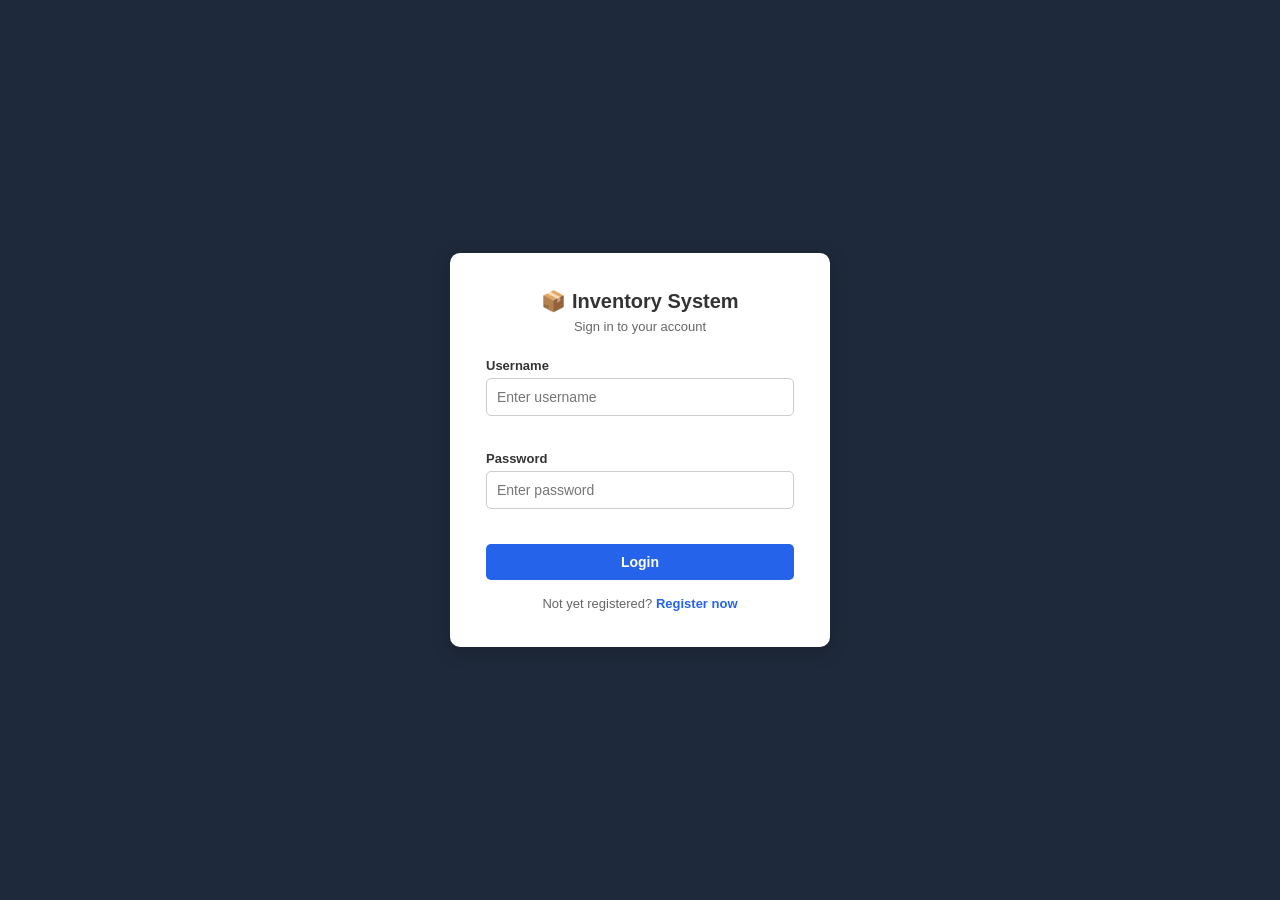
<file: Group 3 Product Inventory Management System/index.html>
<!DOCTYPE html>
<html lang="en">
<head>
    <meta charset="UTF-8">
    <meta name="viewport" content="width=device-width, initial-scale=1.0">
    <title>Login - Inventory System</title>
    <link rel="stylesheet" href="style.css">
    <script src="https://code.jquery.com/jquery-3.7.1.min.js"></script>
</head>
<body class="auth-page">

    <div class="auth-card">
        <h2>📦 Inventory System</h2>
        <p class="auth-subtitle">Sign in to your account</p>

        <!-- Error box shown when login fails -->
        <div id="loginError" class="error-box" style="display:none;"></div>

        <div class="form-group">
            <label>Username</label>
            <input type="text" id="username" placeholder="Enter username">
            <span class="field-error" id="usernameError"></span>
        </div>

        <div class="form-group">
            <label>Password</label>
            <input type="password" id="password" placeholder="Enter password">
            <span class="field-error" id="passwordError"></span>
        </div>

        <button id="btnLogin" class="btn btn-primary">Login</button>

        <p class="auth-link">Not yet registered? <a href="register.html">Register now</a></p>
    </div>

    <!-- Toast notification -->
    <div id="toast" class="toast" style="display:none;"></div>

    <script src="storage.js"></script>
    <script src="auth.js"></script>
</body>
</html>
</file>
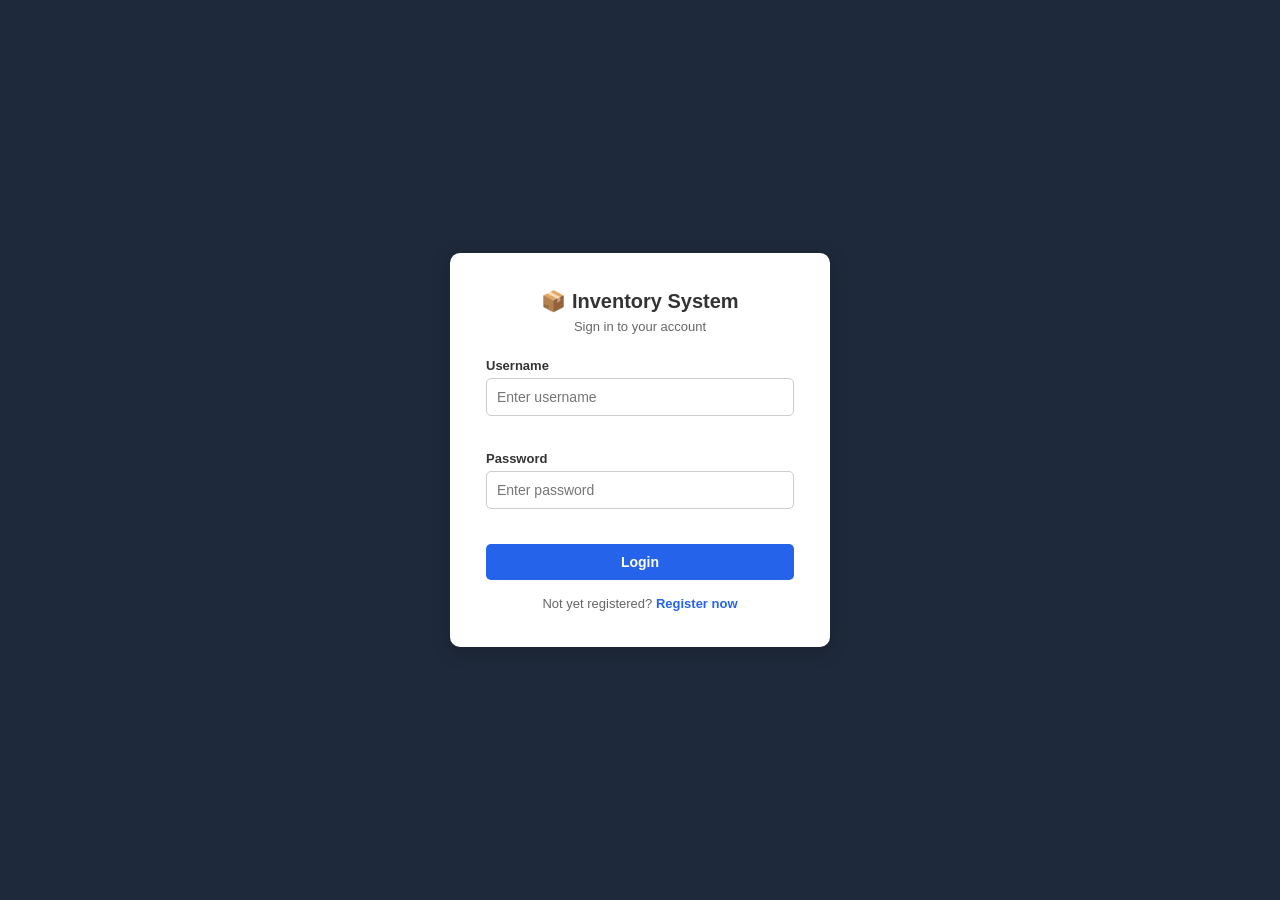
<file: Group 3 Product Inventory Management System/admin-page.html>
<!DOCTYPE html>
<html lang="en">
<head>
    <meta charset="UTF-8">
    <meta name="viewport" content="width=device-width, initial-scale=1.0">
    <title>Admin Dashboard - Inventory System</title>
    <link rel="stylesheet" href="style.css">
    <script src="https://code.jquery.com/jquery-3.7.1.min.js"></script>
</head>
<body>

    <!-- Toast notification -->
    <div id="toast" class="toast" style="display:none;"></div>

    <div class="dashboard-container">

        <!-- Sidebar -->
        <aside class="sidebar">
            <div class="sidebar-header">
                <h2>📦 Inventory</h2>
                <p id="userGreeting" class="user-greeting"></p>
            </div>
            <nav class="sidebar-nav">
                <a href="#" class="nav-item active" data-page="dashboard">📊 Dashboard</a>
                <a href="#" class="nav-item" data-page="inventory">📦 Inventory</a>
                <a href="#" class="nav-item" data-page="stock">⚠️ Stock Monitor</a>
                <a href="#" class="nav-item" data-page="transactions">💳 Transactions</a>
                <a href="#" class="nav-item" data-page="reports">📈 Reports</a>
                <a href="#" class="nav-item" data-page="profile">👤 Profile</a>
                <a href="#" class="nav-item" data-page="settings">⚙️ Settings</a>
            </nav>
            <div class="sidebar-footer">
                <button id="logoutBtn" class="btn btn-secondary">Logout</button>
            </div>
        </aside>

        <!-- Main content -->
        <main class="main-content">

            <!-- Dashboard -->
            <div id="dashboard" class="page-content active">
                <h1>Dashboard</h1>
                <div class="cards-row">
                    <div class="card">
                        <h3>Total Products</h3>
                        <p id="totalProducts" class="card-number">0</p>
                    </div>
                    <div class="card">
                        <h3>Low Stock Items</h3>
                        <p id="lowStockCount" class="card-number">0</p>
                    </div>
                    <div class="card">
                        <h3>Total Transactions</h3>
                        <p id="totalTransactions" class="card-number">0</p>
                    </div>
                </div>
            </div>

            <!-- Inventory -->
            <div id="inventory" class="page-content">
                <div class="page-header">
                    <h1>Inventory Management</h1>
                    <button id="addProductBtn" class="btn btn-primary">+ Add Product</button>
                </div>

                <!-- Search and filter -->
                <div class="search-row">
                    <input type="text" id="inventorySearch" placeholder="Search by name or category...">
                    <select id="categoryFilter">
                        <option value="">All Categories</option>
                    </select>
                </div>

                <table class="data-table">
                    <thead>
                        <tr>
                            <th>ID</th>
                            <th>Image</th>
                            <th>Name</th>
                            <th>Category</th>
                            <th>Price</th>
                            <th>Stock</th>
                            <th>Status</th>
                            <th>Actions</th>
                        </tr>
                    </thead>
                    <tbody id="productsTableBody"></tbody>
                </table>
            </div>

            <!-- Stock Monitor -->
            <div id="stock" class="page-content">
                <h1>Stock Monitoring</h1>
                <table class="data-table">
                    <thead>
                        <tr>
                            <th>Image</th>
                            <th>Product Name</th>
                            <th>Category</th>
                            <th>Stock</th>
                            <th>Status</th>
                            <th>Alert Level</th>
                        </tr>
                    </thead>
                    <tbody id="stockTableBody"></tbody>
                </table>
            </div>

            <!-- Transactions -->
            <div id="transactions" class="page-content">
                <div class="page-header">
                    <h1>Transactions</h1>
                    <select id="transactionFilter">
                        <option value="">All Transactions</option>
                        <option value="Sales">Sales</option>
                        <option value="Restocking">Restocking</option>
                    </select>
                </div>
                <table class="data-table">
                    <thead>
                        <tr>
                            <th>Transaction ID</th>
                            <th>Image</th>
                            <th>Date</th>
                            <th>Product</th>
                            <th>Type</th>
                            <th>Quantity</th>
                            <th>Amount</th>
                        </tr>
                    </thead>
                    <tbody id="transactionsTableBody"></tbody>
                </table>
            </div>

            <!-- Reports -->
            <div id="reports" class="page-content">
                <h1>Sales Reports</h1>
                <div class="reports-row">
                    <div class="report-card">
                        <h3>Product Sales</h3>
                        <div id="productSalesList"></div>
                    </div>
                    <div class="report-card">
                        <h3>Sold Out Products</h3>
                        <div id="soldOutList"></div>
                    </div>
                    <div class="report-card">
                        <h3>Total Revenue</h3>
                        <p id="totalRevenue" class="card-number">₱0.00</p>
                    </div>
                </div>
            </div>

            <!-- Profile -->
            <div id="profile" class="page-content">
                <h1>User Profile</h1>
                <div class="form-card">
                    <div class="form-group">
                        <label>Full Name</label>
                        <input type="text" id="profileName" readonly>
                    </div>
                    <div class="form-group">
                        <label>Role</label>
                        <input type="text" id="profileRole" readonly>
                    </div>
                    <div class="form-group">
                        <label>New Username</label>
                        <input type="text" id="profileUsername" placeholder="Enter new username">
                        <span class="field-error" id="profileUsernameError"></span>
                    </div>
                    <div class="form-group">
                        <label>New Password <small>(leave blank to keep current)</small></label>
                        <input type="password" id="profilePassword" placeholder="Enter new password">
                        <span class="field-error" id="profilePasswordError"></span>
                    </div>
                    <button id="saveProfileBtn" class="btn btn-primary">Save Changes</button>
                </div>
            </div>

            <!-- Settings -->
            <div id="settings" class="page-content">
                <h1>Settings</h1>
                <div class="form-card">
                    <h3>Data Management</h3>
                    <p style="color:#666; margin-bottom:20px;">Manage the stored data of the application.</p>

                    <div class="settings-row">
                        <div>
                            <strong>Clear App Data</strong>
                            <p>Removes all products, transactions, and requests. User accounts are kept.</p>
                        </div>
                        <button id="clearAppDataBtn" class="btn btn-danger">Clear Data</button>
                    </div>

                    <hr style="margin: 20px 0;">

                    <div class="settings-row">
                        <div>
                            <strong>Factory Reset</strong>
                            <p>Deletes everything including user accounts. You will be logged out.</p>
                        </div>
                        <button id="factoryResetBtn" class="btn btn-danger">Reset All</button>
                    </div>
                </div>
            </div>

        </main>
    </div>

    <!-- Add/Edit Product Modal -->
    <div id="productModal" class="modal">
        <div class="modal-content">
            <div class="modal-header">
                <h2 id="productModalTitle">Add Product</h2>
                <button class="modal-close-btn" id="closeModal">✕</button>
            </div>
            <div class="modal-body">
                <div class="form-group">
                    <label>Product Name</label>
                    <input type="text" id="productName" placeholder="Enter product name">
                    <span class="field-error" id="productNameError"></span>
                </div>
                <div class="form-group">
                    <label>Category</label>
                    <input type="text" id="productCategory" placeholder="Enter category">
                    <span class="field-error" id="productCategoryError"></span>
                </div>
                <div class="form-group">
                    <label>Price (₱)</label>
                    <input type="number" id="productPrice" placeholder="0.00" step="0.01" min="0">
                    <span class="field-error" id="productPriceError"></span>
                </div>
                <div class="form-group">
                    <label>Stock</label>
                    <input type="number" id="productStock" placeholder="0" min="0">
                    <span class="field-error" id="productStockError"></span>
                </div>
                <div class="form-group">
                    <label>Product Image URL <small>(paste a Google image link)</small></label>
                    <input type="text" id="productImageUrl" placeholder="https://...">
                    <div id="imagePreview" style="margin-top:8px; display:none;">
                        <img id="previewImg" src="" alt="Preview" style="width:80px;height:80px;object-fit:cover;border-radius:6px;border:1px solid #ddd;">
                    </div>
                </div>
                <div class="modal-actions">
                    <button id="saveProductBtn" class="btn btn-primary">Save</button>
                    <button class="btn btn-secondary" id="cancelModal">Cancel</button>
                </div>
            </div>
        </div>
    </div>

    <script src="storage.js"></script>
    <script src="User.js"></script>
    <script src="Product.js"></script>
    <script src="Transaction.js"></script>
    <script src="admin-page.js"></script>
    <script>
        // Live image preview in product modal
        $(document).on("input", "#productImageUrl", function () {
            let url = $(this).val().trim();
            if (url !== "") {
                $("#previewImg").attr("src", url);
                $("#imagePreview").show();
                $("#previewImg").on("error", function () {
                    $("#imagePreview").hide();
                });
            } else {
                $("#imagePreview").hide();
            }
        });
    </script>
</body>
</html>
</file>
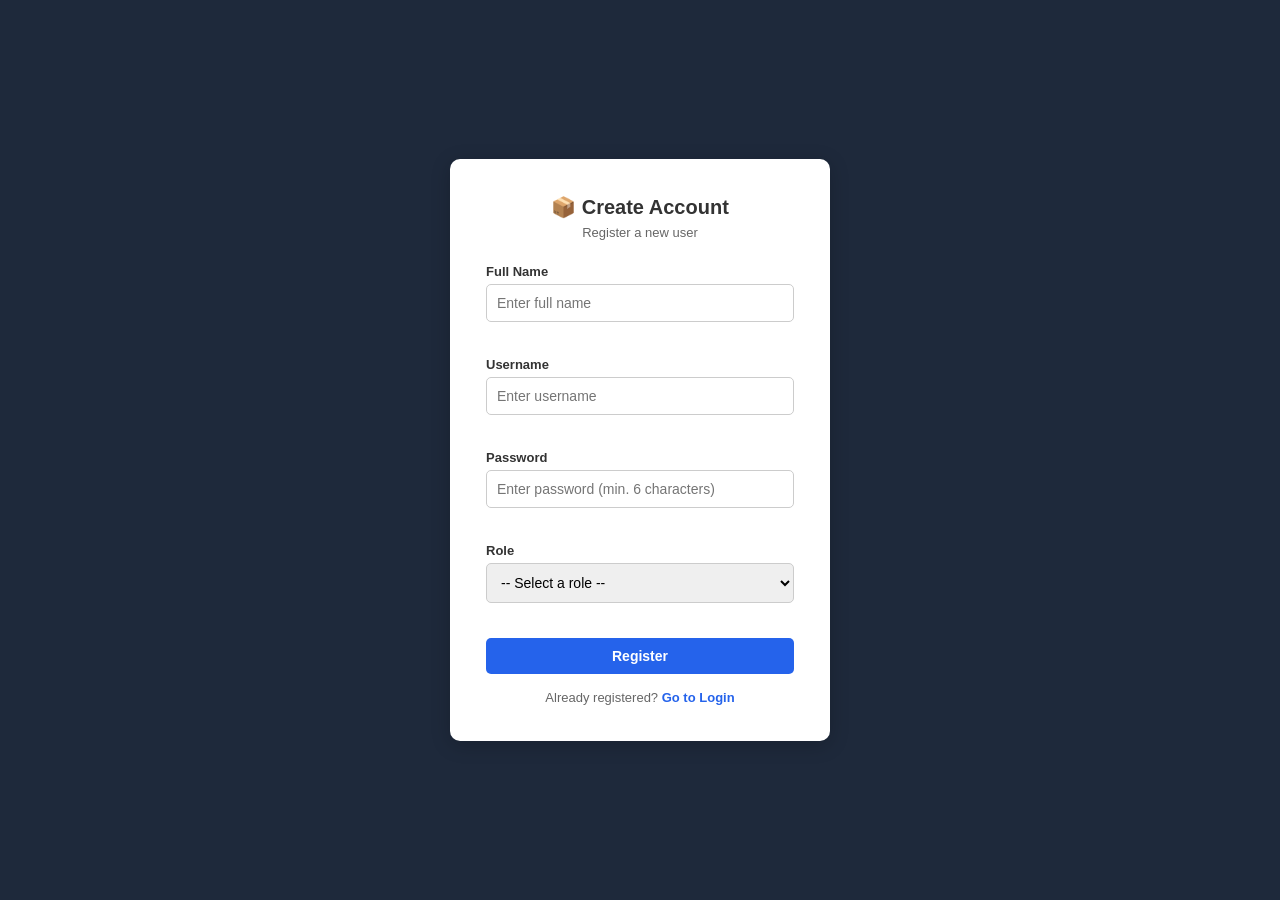
<file: Group 3 Product Inventory Management System/register.html>
<!DOCTYPE html>
<html lang="en">
<head>
    <meta charset="UTF-8">
    <meta name="viewport" content="width=device-width, initial-scale=1.0">
    <title>Register - Inventory System</title>
    <link rel="stylesheet" href="style.css">
    <script src="https://code.jquery.com/jquery-3.7.1.min.js"></script>
</head>
<body class="auth-page">

    <div class="auth-card">
        <h2>📦 Create Account</h2>
        <p class="auth-subtitle">Register a new user</p>

        <div class="form-group">
            <label>Full Name</label>
            <input type="text" id="name" placeholder="Enter full name">
            <span class="field-error" id="nameError"></span>
        </div>

        <div class="form-group">
            <label>Username</label>
            <input type="text" id="username" placeholder="Enter username">
            <span class="field-error" id="usernameError"></span>
        </div>

        <div class="form-group">
            <label>Password</label>
            <input type="password" id="password" placeholder="Enter password (min. 6 characters)">
            <span class="field-error" id="passwordError"></span>
        </div>

        <div class="form-group">
            <label>Role</label>
            <select id="selectRole">
                <option value="">-- Select a role --</option>
                <option value="Admin">Admin</option>
                <option value="Staff">Staff</option>
                <option value="Supplier">Supplier</option>
            </select>
            <span class="field-error" id="roleError"></span>
        </div>

        <button id="btnRegister" class="btn btn-primary">Register</button>

        <p class="auth-link">Already registered? <a href="index.html">Go to Login</a></p>
    </div>

    <!-- Toast notification -->
    <div id="toast" class="toast" style="display:none;"></div>

    <script src="storage.js"></script>
    <script src="User.js"></script>
    <script src="Admin.js"></script>
    <script src="Staff.js"></script>
    <script src="Supplier.js"></script>
    <script src="register.js"></script>
</body>
</html>
</file>
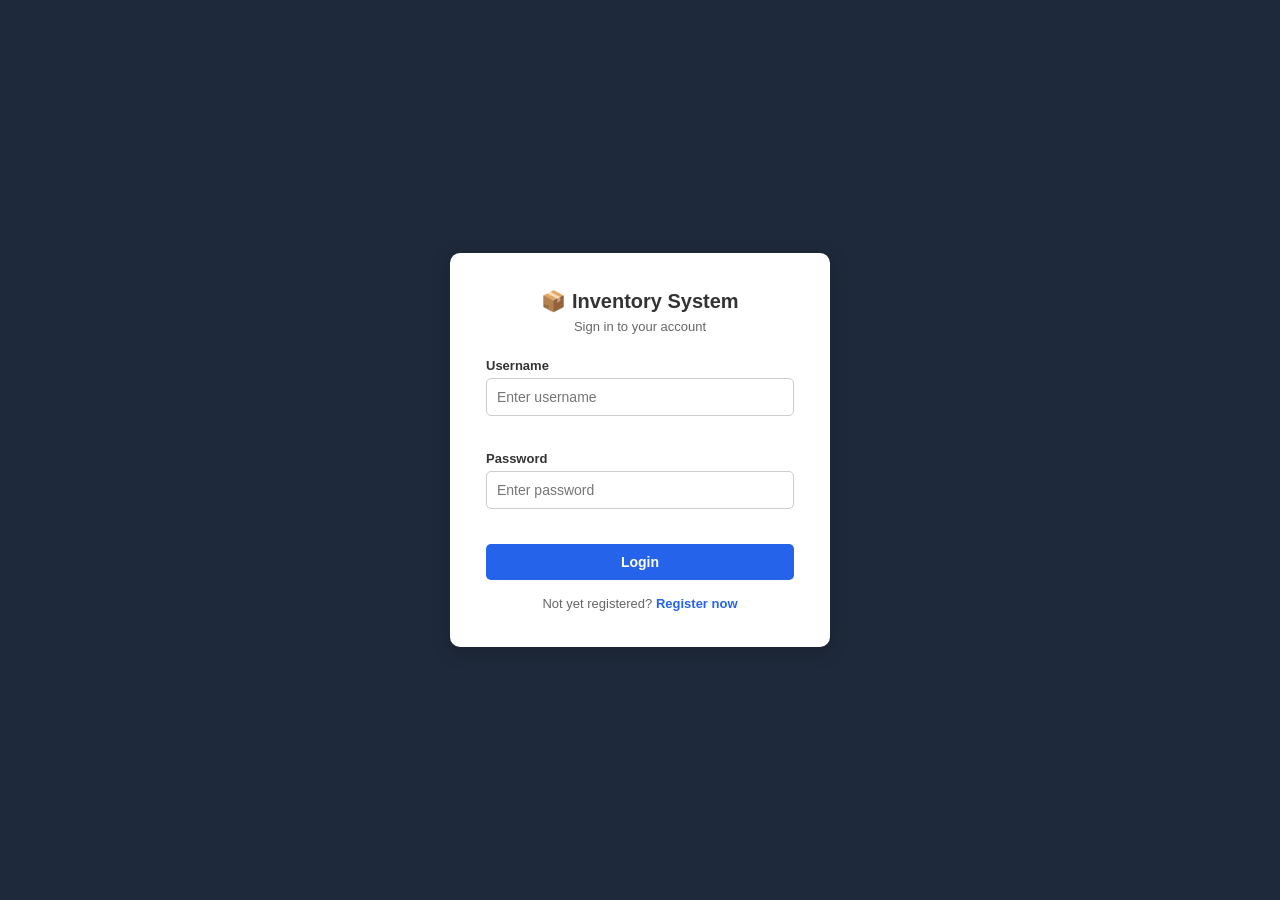
<file: Group 3 Product Inventory Management System/staff-page.html>
<!DOCTYPE html>
<html lang="en">
<head>
    <meta charset="UTF-8">
    <meta name="viewport" content="width=device-width, initial-scale=1.0">
    <title>Staff Dashboard - Inventory System</title>
    <link rel="stylesheet" href="style.css">
    <script src="https://code.jquery.com/jquery-3.7.1.min.js"></script>
</head>
<body>

    <!-- Toast notification -->
    <div id="toast" class="toast" style="display:none;"></div>

    <div class="dashboard-container">

        <!-- Sidebar -->
        <aside class="sidebar">
            <div class="sidebar-header">
                <h2>📦 Inventory</h2>
                <p id="userGreeting" class="user-greeting"></p>
            </div>
            <nav class="sidebar-nav">
                <a href="#" class="nav-item active" data-page="dashboard">📊 Dashboard</a>
                <a href="#" class="nav-item" data-page="inventory">📦 Inventory View</a>
                <a href="#" class="nav-item" data-page="sales">💰 Sales Transaction</a>
                <a href="#" class="nav-item" data-page="restock">🚚 Restock Request</a>
                <a href="#" class="nav-item" data-page="profile">👤 Profile</a>
            </nav>
            <div class="sidebar-footer">
                <button id="logoutBtn" class="btn btn-secondary">Logout</button>
            </div>
        </aside>

        <!-- Main content -->
        <main class="main-content">

            <!-- Dashboard -->
            <div id="dashboard" class="page-content active">
                <h1>Dashboard</h1>
                <div class="cards-row">
                    <div class="card">
                        <h3>Total Products</h3>
                        <p id="totalProducts" class="card-number">0</p>
                    </div>
                    <div class="card">
                        <h3>Low Stock Items</h3>
                        <p id="lowStockCount" class="card-number">0</p>
                    </div>
                    <div class="card">
                        <h3>Pending Requests</h3>
                        <p id="pendingRequests" class="card-number">0</p>
                    </div>
                </div>
            </div>

            <!-- Inventory View -->
            <div id="inventory" class="page-content">
                <div class="page-header">
                    <h1>Inventory View</h1>
                </div>

                <!-- Search and filter -->
                <div class="search-row">
                    <input type="text" id="searchInput" placeholder="Search by name or category...">
                    <select id="stockFilter">
                        <option value="">All Status</option>
                        <option value="low">Low Stock</option>
                        <option value="normal">Normal</option>
                    </select>
                </div>

                <table class="data-table">
                    <thead>
                        <tr>
                            <th>Image</th>
                            <th>Product Name</th>
                            <th>Category</th>
                            <th>Price</th>
                            <th>Stock</th>
                            <th>Status</th>
                        </tr>
                    </thead>
                    <tbody id="productsTableBody"></tbody>
                </table>
            </div>

            <!-- Sales Transaction -->
            <div id="sales" class="page-content">
                <h1>Sales Transaction</h1>
                <div class="form-card">
                    <div class="form-group">
                        <label>Select Product</label>
                        <select id="saleProduct">
                            <option value="">Choose a product...</option>
                        </select>
                        <span class="field-error" id="saleProductError"></span>
                    </div>
                    <div class="form-group">
                        <label>Quantity Sold</label>
                        <input type="number" id="saleQuantity" min="1" placeholder="Enter quantity">
                        <span class="field-error" id="saleQuantityError"></span>
                    </div>

                    <!-- Product info shown after selecting a product -->
                    <div id="productInfo" class="info-box" style="display:none;">
                        <p>Available Stock: <strong id="currentStock">0</strong></p>
                        <p>Unit Price: <strong>₱<span id="productPrice">0.00</span></strong></p>
                        <p>Total: <strong>₱<span id="saleTotal">0.00</span></strong></p>
                    </div>

                    <button id="recordSaleBtn" class="btn btn-primary">Record Sale</button>
                </div>

                <h2>Recent Sales</h2>
                <table class="data-table">
                    <thead>
                        <tr>
                            <th>Txn ID</th>
                            <th>Image</th>
                            <th>Date</th>
                            <th>Product</th>
                            <th>Quantity</th>
                            <th>Amount</th>
                        </tr>
                    </thead>
                    <tbody id="salesTableBody"></tbody>
                </table>
            </div>

            <!-- Restock Request -->
            <div id="restock" class="page-content">
                <h1>Restock Request</h1>
                <div class="form-card">
                    <div class="form-group">
                        <label>Select Product</label>
                        <select id="restockProduct">
                            <option value="">Choose a product...</option>
                        </select>
                        <span class="field-error" id="restockProductError"></span>
                    </div>
                    <div class="form-group">
                        <label>Quantity Requested</label>
                        <input type="number" id="restockQuantity" min="1" placeholder="Enter quantity">
                        <span class="field-error" id="restockQuantityError"></span>
                    </div>
                    <button id="sendRequestBtn" class="btn btn-primary">Send Request</button>
                </div>

                <h2>My Requests</h2>
                <table class="data-table">
                    <thead>
                        <tr>
                            <th>Date</th>
                            <th>Product</th>
                            <th>Quantity</th>
                            <th>Status</th>
                        </tr>
                    </thead>
                    <tbody id="requestsTableBody"></tbody>
                </table>
            </div>

            <!-- Profile -->
            <div id="profile" class="page-content">
                <h1>User Profile</h1>
                <div class="form-card">
                    <div class="form-group">
                        <label>Full Name</label>
                        <input type="text" id="profileName" readonly>
                    </div>
                    <div class="form-group">
                        <label>Role</label>
                        <input type="text" id="profileRole" readonly>
                    </div>
                    <div class="form-group">
                        <label>New Username</label>
                        <input type="text" id="profileUsername" placeholder="Enter new username">
                        <span class="field-error" id="profileUsernameError"></span>
                    </div>
                    <div class="form-group">
                        <label>New Password <small>(leave blank to keep current)</small></label>
                        <input type="password" id="profilePassword" placeholder="Enter new password">
                        <span class="field-error" id="profilePasswordError"></span>
                    </div>
                    <button id="saveProfileBtn" class="btn btn-primary">Save Changes</button>
                </div>
            </div>

        </main>
    </div>

    <script src="storage.js"></script>
    <script src="User.js"></script>
    <script src="Transaction.js"></script>
    <script src="Request.js"></script>
    <script src="staff-page.js"></script>
</body>
</html>
</file>
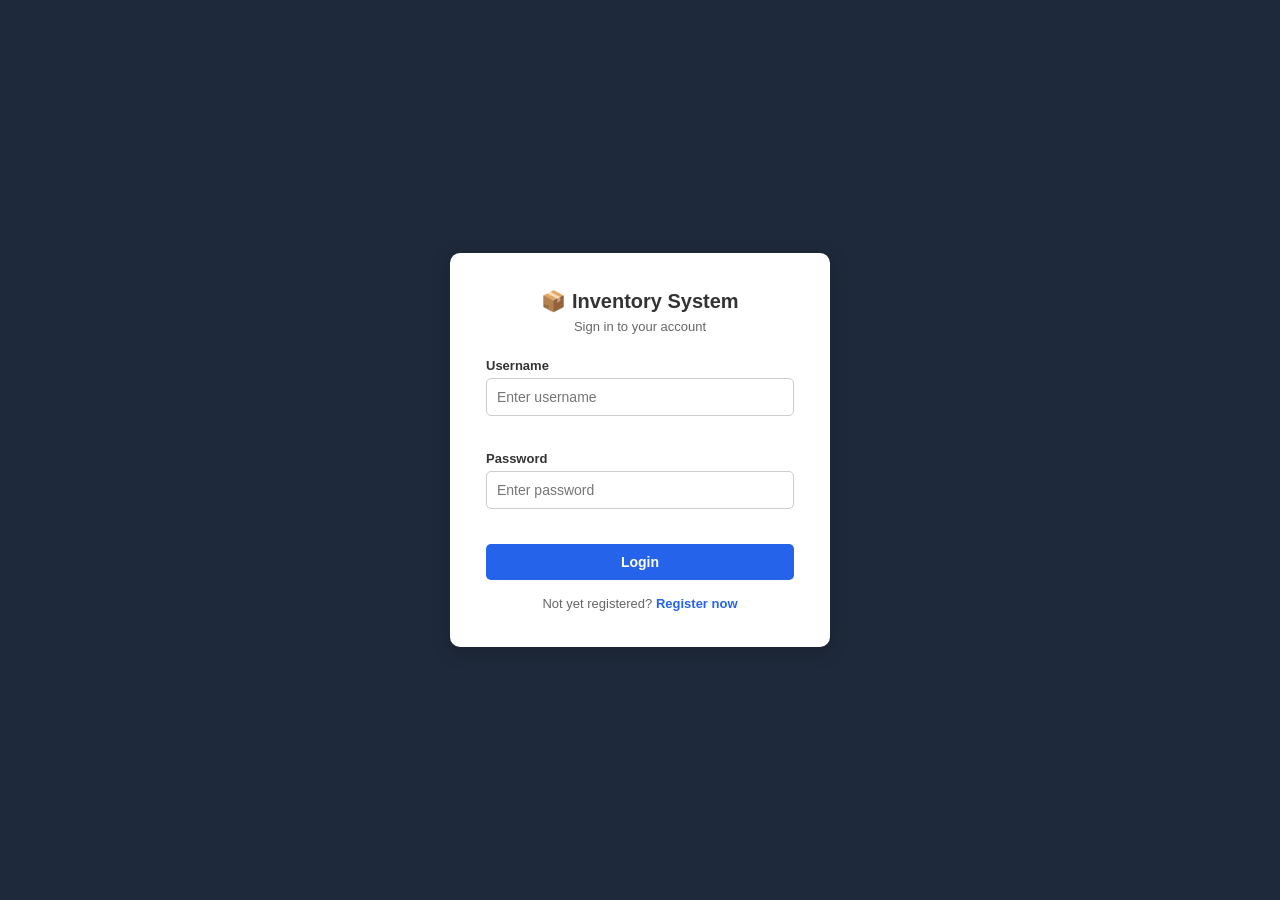
<file: Group 3 Product Inventory Management System/supplier-page.html>
<!DOCTYPE html>
<html lang="en">
<head>
    <meta charset="UTF-8">
    <meta name="viewport" content="width=device-width, initial-scale=1.0">
    <title>Supplier Dashboard - Inventory System</title>
    <link rel="stylesheet" href="style.css">
    <script src="https://code.jquery.com/jquery-3.7.1.min.js"></script>
</head>
<body>

    <!-- Toast notification -->
    <div id="toast" class="toast" style="display:none;"></div>

    <div class="dashboard-container">

        <!-- Sidebar -->
        <aside class="sidebar">
            <div class="sidebar-header">
                <h2>📦 Inventory</h2>
                <p id="userGreeting" class="user-greeting"></p>
            </div>
            <nav class="sidebar-nav">
                <a href="#" class="nav-item active" data-page="dashboard">📊 Dashboard</a>
                <a href="#" class="nav-item" data-page="requests">📋 Restock Requests</a>
                <a href="#" class="nav-item" data-page="delivery">🚚 Delivery Management</a>
                <a href="#" class="nav-item" data-page="history">📜 Supply History</a>
                <a href="#" class="nav-item" data-page="profile">👤 Profile</a>
            </nav>
            <div class="sidebar-footer">
                <button id="logoutBtn" class="btn btn-secondary">Logout</button>
            </div>
        </aside>

        <!-- Main content -->
        <main class="main-content">

            <!-- Dashboard -->
            <div id="dashboard" class="page-content active">
                <h1>Dashboard</h1>
                <div class="cards-row">
                    <div class="card">
                        <h3>Pending Requests</h3>
                        <p id="pendingCount" class="card-number">0</p>
                    </div>
                    <div class="card">
                        <h3>Delivered</h3>
                        <p id="deliveredCount" class="card-number">0</p>
                    </div>
                    <div class="card">
                        <h3>Total Requests</h3>
                        <p id="totalRequests" class="card-number">0</p>
                    </div>
                </div>
            </div>

            <!-- Restock Requests -->
            <div id="requests" class="page-content">
                <h1>Restock Requests</h1>
                <table class="data-table">
                    <thead>
                        <tr>
                            <th>Request ID</th>
                            <th>Image</th>
                            <th>Product Name</th>
                            <th>Quantity</th>
                            <th>Status</th>
                            <th>Date</th>
                        </tr>
                    </thead>
                    <tbody id="requestsTableBody"></tbody>
                </table>
            </div>

            <!-- Delivery Management -->
            <div id="delivery" class="page-content">
                <h1>Delivery Management</h1>
                <p style="color:#666; margin-bottom:15px;">Click Deliver to confirm delivery and update the product stock.</p>
                <table class="data-table">
                    <thead>
                        <tr>
                            <th>Request ID</th>
                            <th>Image</th>
                            <th>Product Name</th>
                            <th>Quantity</th>
                            <th>Status</th>
                            <th>Actions</th>
                        </tr>
                    </thead>
                    <tbody id="deliveryTableBody"></tbody>
                </table>
            </div>

            <!-- Supply History -->
            <div id="history" class="page-content">
                <h1>Supply History</h1>
                <table class="data-table">
                    <thead>
                        <tr>
                            <th>Date</th>
                            <th>Image</th>
                            <th>Product Name</th>
                            <th>Quantity Delivered</th>
                            <th>Status</th>
                        </tr>
                    </thead>
                    <tbody id="historyTableBody"></tbody>
                </table>
            </div>

            <!-- Profile -->
            <div id="profile" class="page-content">
                <h1>User Profile</h1>
                <div class="form-card">
                    <div class="form-group">
                        <label>Full Name</label>
                        <input type="text" id="profileName" readonly>
                    </div>
                    <div class="form-group">
                        <label>Role</label>
                        <input type="text" id="profileRole" readonly>
                    </div>
                    <div class="form-group">
                        <label>New Username</label>
                        <input type="text" id="profileUsername" placeholder="Enter new username">
                        <span class="field-error" id="profileUsernameError"></span>
                    </div>
                    <div class="form-group">
                        <label>New Password <small>(leave blank to keep current)</small></label>
                        <input type="password" id="profilePassword" placeholder="Enter new password">
                        <span class="field-error" id="profilePasswordError"></span>
                    </div>
                    <button id="saveProfileBtn" class="btn btn-primary">Save Changes</button>
                </div>
            </div>

        </main>
    </div>

    <script src="storage.js"></script>
    <script src="User.js"></script>
    <script src="Transaction.js"></script>
    <script src="Request.js"></script>
    <script src="supplier-page.js"></script>
</body>
</html>
</file>
<file: Group 3 Product Inventory Management System/style.css>
/* ============================================
   INVENTORY MANAGEMENT SYSTEM - STYLES
   ============================================ */

* {
    margin: 0;
    padding: 0;
    box-sizing: border-box;
}

body {
    font-family: Arial, sans-serif;
    font-size: 14px;
    background-color: #f5f5f5;
    color: #333;
}

/* ============================================
   AUTH PAGES (Login & Register)
   ============================================ */

body.auth-page {
    display: flex;
    justify-content: center;
    align-items: center;
    min-height: 100vh;
    background: #1e293b;
}

.auth-card {
    background: white;
    border-radius: 10px;
    padding: 36px;
    width: 100%;
    max-width: 380px;
    box-shadow: 0 4px 20px rgba(0,0,0,0.2);
}

.auth-card h2 {
    font-size: 20px;
    text-align: center;
    margin-bottom: 6px;
}

.auth-subtitle {
    text-align: center;
    color: #666;
    font-size: 13px;
    margin-bottom: 24px;
}

.auth-link {
    text-align: center;
    margin-top: 16px;
    font-size: 13px;
    color: #666;
}

.auth-link a {
    color: #2563eb;
    text-decoration: none;
    font-weight: bold;
}

.auth-link a:hover {
    text-decoration: underline;
}

/* ============================================
   FORM ELEMENTS
   ============================================ */

.form-group {
    margin-bottom: 15px;
}

.form-group label {
    display: block;
    font-weight: bold;
    font-size: 13px;
    margin-bottom: 5px;
}

.form-group small {
    font-weight: normal;
    color: #888;
}

input[type="text"],
input[type="password"],
input[type="number"],
select {
    width: 100%;
    padding: 10px;
    border: 1px solid #ccc;
    border-radius: 5px;
    font-size: 14px;
    font-family: Arial, sans-serif;
    outline: none;
}

input[type="text"]:focus,
input[type="password"]:focus,
input[type="number"]:focus,
select:focus {
    border-color: #2563eb;
    box-shadow: 0 0 0 3px rgba(37, 99, 235, 0.1);
}

input[readonly] {
    background: #f5f5f5;
    color: #666;
    cursor: default;
}

/* Field-level error messages shown below inputs */
.field-error {
    display: block;
    color: #dc2626;
    font-size: 12px;
    margin-top: 4px;
    min-height: 16px;
}

/* Error box (used on login page for wrong credentials) */
.error-box {
    background: #fee2e2;
    color: #991b1b;
    border-left: 4px solid #ef4444;
    border-radius: 5px;
    padding: 10px 14px;
    font-size: 13px;
    margin-bottom: 15px;
}

/* ============================================
   BUTTONS
   ============================================ */

button,
.btn {
    padding: 10px 16px;
    border: none;
    border-radius: 5px;
    font-size: 14px;
    font-family: Arial, sans-serif;
    font-weight: bold;
    cursor: pointer;
    display: inline-block;
    text-align: center;
}

.btn-primary {
    background-color: #2563eb;
    color: white;
    width: 100%;
}

.btn-primary:hover {
    background-color: #1e40af;
}

.btn-secondary {
    background-color: #64748b;
    color: white;
    width: 100%;
}

.btn-secondary:hover {
    background-color: #475569;
}

.btn-danger {
    background-color: #ef4444;
    color: white;
    width: auto;
    padding: 7px 12px;
    font-size: 13px;
}

.btn-danger:hover {
    background-color: #dc2626;
}

.btn-success {
    background-color: #10b981;
    color: white;
    width: auto;
    padding: 7px 12px;
    font-size: 13px;
}

.btn-success:hover {
    background-color: #059669;
}

.btn-sm {
    padding: 5px 10px;
    font-size: 12px;
}

/* ============================================
   DASHBOARD LAYOUT
   ============================================ */

.dashboard-container {
    display: flex;
    min-height: 100vh;
}

/* Sidebar */
.sidebar {
    width: 230px;
    background-color: #1e293b;
    color: white;
    position: fixed;
    top: 0;
    left: 0;
    height: 100vh;
    overflow-y: auto;
    display: flex;
    flex-direction: column;
}

.sidebar-header {
    padding: 20px;
    border-bottom: 1px solid rgba(255,255,255,0.1);
}

.sidebar-header h2 {
    font-size: 17px;
    color: white;
}

.user-greeting {
    font-size: 12px;
    color: rgba(255,255,255,0.6);
    margin-top: 4px;
}

.sidebar-nav {
    padding: 12px;
    display: flex;
    flex-direction: column;
    gap: 4px;
    flex: 1;
}

.nav-item {
    display: block;
    padding: 10px 12px;
    border-radius: 5px;
    color: rgba(255,255,255,0.7);
    text-decoration: none;
    font-size: 13.5px;
    cursor: pointer;
    border: none;
    background: none;
    width: 100%;
    text-align: left;
}

.nav-item:hover {
    background-color: rgba(255,255,255,0.1);
    color: white;
}

.nav-item.active {
    background-color: #2563eb;
    color: white;
}

.sidebar-footer {
    padding: 15px;
    border-top: 1px solid rgba(255,255,255,0.1);
}

/* Main content area */
.main-content {
    flex: 1;
    margin-left: 230px;
    padding: 30px;
}

.main-content h1 {
    font-size: 24px;
    margin-bottom: 20px;
}

.main-content h2 {
    font-size: 17px;
    margin-bottom: 12px;
}

/* Page sections (only the active one is shown) */
.page-content {
    display: none;
}

.page-content.active {
    display: block;
}

/* ============================================
   DASHBOARD CARDS
   ============================================ */

.cards-row {
    display: flex;
    gap: 20px;
    margin-bottom: 25px;
    flex-wrap: wrap;
}

.card {
    background: white;
    border-radius: 8px;
    padding: 20px 24px;
    box-shadow: 0 1px 4px rgba(0,0,0,0.1);
    flex: 1;
    min-width: 160px;
}

.card h3 {
    font-size: 13px;
    color: #666;
    margin-bottom: 8px;
    font-weight: normal;
}

.card-number {
    font-size: 32px;
    font-weight: bold;
    color: #2563eb;
}

/* ============================================
   PAGE HEADER
   ============================================ */

.page-header {
    display: flex;
    justify-content: space-between;
    align-items: center;
    margin-bottom: 16px;
    flex-wrap: wrap;
    gap: 12px;
}

.page-header h1 {
    margin-bottom: 0;
}

/* Search row (search input + filter dropdown side by side) */
.search-row {
    display: flex;
    gap: 10px;
    margin-bottom: 16px;
    flex-wrap: wrap;
}

.search-row input {
    flex: 1;
    min-width: 180px;
}

.search-row select {
    width: auto;
    min-width: 140px;
}

/* ============================================
   TABLES
   ============================================ */

.data-table {
    width: 100%;
    border-collapse: collapse;
    background: white;
    border-radius: 8px;
    box-shadow: 0 1px 4px rgba(0,0,0,0.1);
    overflow: hidden;
    margin-bottom: 24px;
}

.data-table thead {
    background-color: #f0f4f8;
    border-bottom: 2px solid #ddd;
}

.data-table th {
    padding: 12px 14px;
    text-align: left;
    font-size: 13px;
    color: #444;
}

.data-table td {
    padding: 11px 14px;
    border-bottom: 1px solid #eee;
    font-size: 13px;
}

.data-table tbody tr:last-child td {
    border-bottom: none;
}

.data-table tbody tr:hover {
    background-color: #f9fafb;
}

/* ============================================
   STATUS BADGES
   ============================================ */

.badge {
    display: inline-block;
    padding: 3px 9px;
    border-radius: 20px;
    font-size: 11.5px;
    font-weight: bold;
}

.badge-green {
    background: #d1fae5;
    color: #065f46;
}

.badge-yellow {
    background: #fef3c7;
    color: #92400e;
}

.badge-red {
    background: #fee2e2;
    color: #991b1b;
}

.badge-blue {
    background: #dbeafe;
    color: #1e40af;
}

/* ============================================
   FORM CARD (used in profile, sales, restock)
   ============================================ */

.form-card {
    background: white;
    border-radius: 8px;
    padding: 24px;
    box-shadow: 0 1px 4px rgba(0,0,0,0.1);
    margin-bottom: 24px;
    max-width: 500px;
}

/* Product info box shown when selecting a product for sale */
.info-box {
    background: #eff6ff;
    border: 1px solid #bfdbfe;
    border-radius: 5px;
    padding: 12px 14px;
    margin-bottom: 15px;
    font-size: 13.5px;
    line-height: 1.8;
}

/* ============================================
   REPORTS
   ============================================ */

.reports-row {
    display: flex;
    gap: 20px;
    flex-wrap: wrap;
}

.report-card {
    background: white;
    border-radius: 8px;
    padding: 20px;
    box-shadow: 0 1px 4px rgba(0,0,0,0.1);
    flex: 1;
    min-width: 220px;
}

.report-card h3 {
    font-size: 13px;
    color: #666;
    font-weight: bold;
    text-transform: uppercase;
    margin-bottom: 14px;
}

.report-item {
    display: flex;
    justify-content: space-between;
    align-items: center;
    padding: 8px 10px;
    background: #f8fafc;
    border-radius: 5px;
    margin-bottom: 8px;
    font-size: 13px;
    border: 1px solid #eee;
}

/* ============================================
   SETTINGS
   ============================================ */

.settings-row {
    display: flex;
    justify-content: space-between;
    align-items: center;
    gap: 16px;
}

.settings-row p {
    font-size: 12px;
    color: #888;
    margin-top: 3px;
}

/* ============================================
   MODAL
   ============================================ */

.modal {
    display: none;
    position: fixed;
    top: 0;
    left: 0;
    width: 100%;
    height: 100%;
    background: rgba(0,0,0,0.5);
    z-index: 999;
    align-items: center;
    justify-content: center;
}

.modal.active {
    display: flex;
}

.modal-content {
    background: white;
    border-radius: 10px;
    width: 90%;
    max-width: 450px;
    max-height: 90vh;
    overflow-y: auto;
    box-shadow: 0 8px 30px rgba(0,0,0,0.2);
}

.modal-header {
    display: flex;
    justify-content: space-between;
    align-items: center;
    padding: 18px 20px;
    border-bottom: 1px solid #eee;
}

.modal-header h2 {
    font-size: 17px;
    margin: 0;
}

.modal-close-btn {
    background: none;
    border: none;
    font-size: 20px;
    cursor: pointer;
    color: #666;
    width: auto;
    padding: 4px 8px;
    line-height: 1;
}

.modal-close-btn:hover {
    color: #333;
    background: #f0f0f0;
    border-radius: 4px;
}

.modal-body {
    padding: 20px;
}

.modal-actions {
    display: flex;
    gap: 10px;
    margin-top: 18px;
}

.modal-actions .btn-primary {
    width: auto;
    flex: 1;
}

.modal-actions .btn-secondary {
    width: auto;
    flex: 1;
}

/* ============================================
   TOAST NOTIFICATION
   ============================================ */

.toast {
    position: fixed;
    bottom: 24px;
    right: 24px;
    background: #1e293b;
    color: white;
    padding: 12px 20px;
    border-radius: 8px;
    font-size: 14px;
    z-index: 9999;
    box-shadow: 0 4px 12px rgba(0,0,0,0.2);
    max-width: 300px;
}

/* ============================================
   RESPONSIVE
   ============================================ */

@media (max-width: 768px) {
    .sidebar {
        width: 100%;
        height: auto;
        position: relative;
    }

    .sidebar-nav {
        display: grid;
        grid-template-columns: repeat(2, 1fr);
        gap: 6px;
    }

    .main-content {
        margin-left: 0;
        padding: 16px;
    }

    .cards-row {
        flex-direction: column;
    }

    .page-header {
        flex-direction: column;
        align-items: flex-start;
    }

    .search-row {
        flex-direction: column;
    }

    .search-row input,
    .search-row select {
        width: 100%;
        min-width: unset;
    }

    .reports-row {
        flex-direction: column;
    }

    .modal-content {
        width: 95%;
    }

    .toast {
        left: 12px;
        right: 12px;
        bottom: 12px;
        max-width: unset;
        text-align: center;
    }

    .settings-row {
        flex-direction: column;
        align-items: flex-start;
    }

    .settings-row .btn-danger {
        width: 100%;
    }
}

@media (max-width: 480px) {
    .main-content h1 {
        font-size: 20px;
    }

    .data-table th,
    .data-table td {
        padding: 9px;
        font-size: 12px;
    }

    .card-number {
        font-size: 26px;
    }
}
</file>
